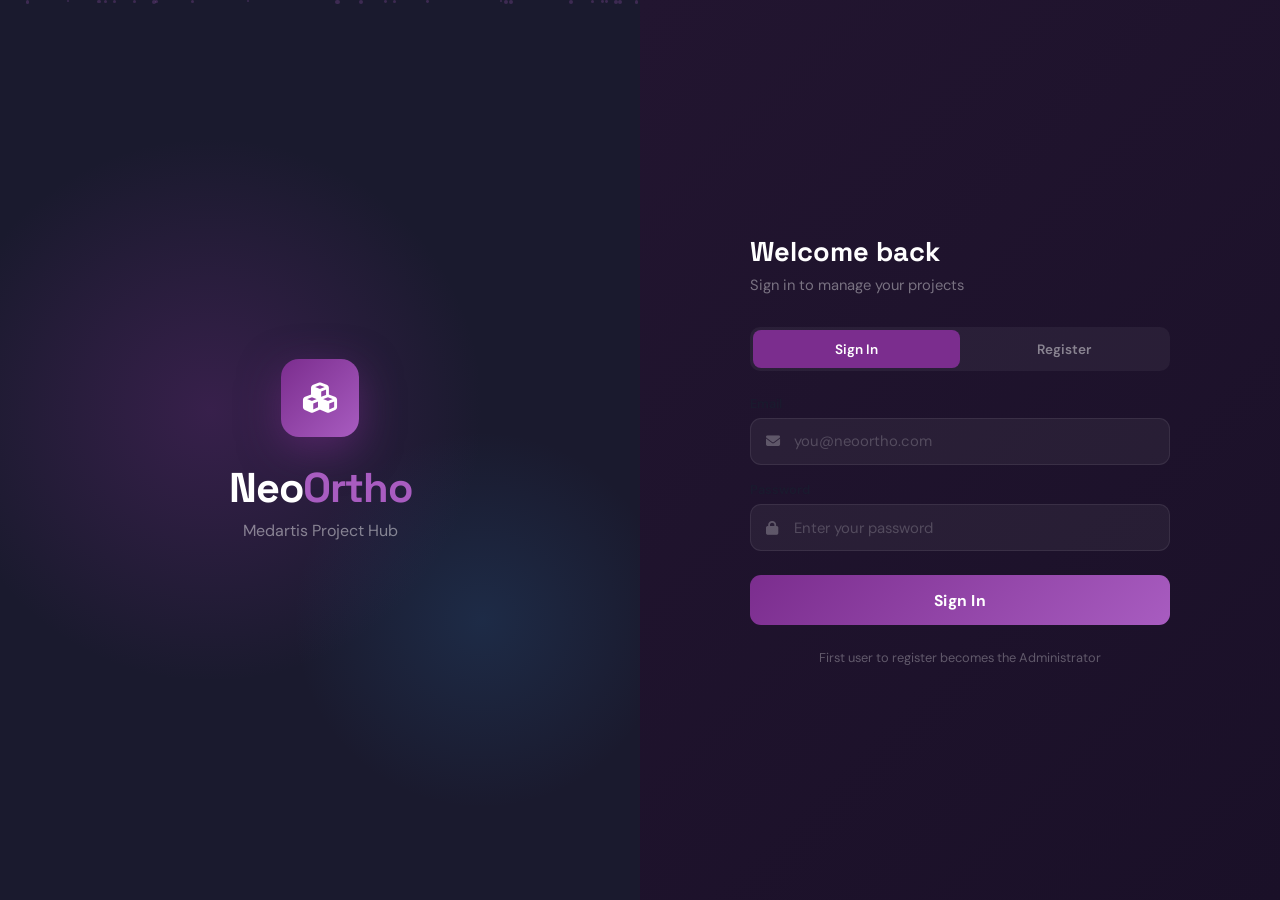
<file: index.html>
<!DOCTYPE html>
<html lang="en">
<head>
    <meta charset="UTF-8">
    <meta name="viewport" content="width=device-width, initial-scale=1.0">
    <title>NeoOrtho Medartis - Project Hub</title>
    <link rel="stylesheet" href="libs/fonts/dm-sans.css">
    <link rel="stylesheet" href="libs/fonts/space-grotesk.css">
    <link rel="stylesheet" href="libs/css/font-awesome-6.5.0.min.css">
    <link rel="stylesheet" href="shared.css">
    <script src="shared.js"></script>
    <style>
        :root{--neo-purple:#7B2D8E;--neo-purple-dark:#5A1F6B;--neo-purple-deep:#3D1550;--neo-purple-light:#A85CC0;--neo-purple-pale:#F0E4F5;--neo-blue:#1A3E6B;--neo-blue-light:#2B6FA8;--neo-blue-pale:#E8F0F8;--neo-gray-900:#1A1A2E;--neo-gray-800:#2D2D3D;--neo-gray-700:#44445A;--neo-gray-600:#6B6B80;--neo-gray-400:#A0A0B0;--neo-gray-200:#E0E0E8;--neo-gray-100:#EDEDF2;--neo-gray-50:#F7F7FA;--neo-bg:#F4F4F8;--neo-card:#FFFFFF;--neo-text:#1A1A2E;--neo-text-muted:#6B6B80;--neo-border:#E0E0E8;--neo-success:#28A745;--neo-warning:#F0AD4E;--neo-danger:#DC3545;--neo-sidebar-bg:#1A1028;--neo-sidebar-hover:#2A1D3A}
        *{margin:0;padding:0;box-sizing:border-box}
        body{font-family:'DM Sans',sans-serif;background:var(--neo-bg);color:var(--neo-text);overflow-x:hidden}
        #loadingScreen{position:fixed;inset:0;z-index:99999;background:var(--neo-purple-deep);display:flex;flex-direction:column;align-items:center;justify-content:center;transition:opacity .5s}
        #loadingScreen.hide{opacity:0;pointer-events:none}
        .loader-ring{width:50px;height:50px;border:3px solid rgba(255,255,255,.15);border-top-color:var(--neo-purple-light);border-radius:50%;animation:spin .8s linear infinite}
        @keyframes spin{to{transform:rotate(360deg)}}
        .loader-text{color:rgba(255,255,255,.5);margin-top:1rem;font-size:.9rem;font-weight:500}
        #loginScreen{position:fixed;inset:0;z-index:9999;display:none;background:var(--neo-gray-900);transition:opacity .6s,transform .6s}
        #loginScreen.visible{display:flex}
        #loginScreen.hidden{opacity:0;transform:scale(1.05);pointer-events:none}
        .login-left{flex:1;display:flex;flex-direction:column;justify-content:center;align-items:center;position:relative;overflow:hidden;padding:3rem}
        .login-left::before{content:'';position:absolute;width:550px;height:550px;border-radius:50%;background:radial-gradient(circle,rgba(123,45,142,.3) 0%,transparent 70%);top:15%;left:-10%;animation:blobF 8s ease-in-out infinite}
        .login-left::after{content:'';position:absolute;width:380px;height:380px;border-radius:50%;background:radial-gradient(circle,rgba(43,111,168,.2) 0%,transparent 70%);bottom:10%;right:-5%;animation:blobF 10s ease-in-out infinite reverse}
        @keyframes blobF{0%,100%{transform:translate(0,0) scale(1)}33%{transform:translate(25px,-18px) scale(1.05)}66%{transform:translate(-18px,12px) scale(.95)}}
        .login-brand{position:relative;z-index:1;text-align:center}
        .login-brand .logo-icon{width:78px;height:78px;background:linear-gradient(135deg,var(--neo-purple),var(--neo-purple-light));border-radius:18px;display:flex;align-items:center;justify-content:center;margin:0 auto 1.5rem;font-size:1.9rem;color:#fff;box-shadow:0 12px 40px rgba(123,45,142,.5)}
        .login-brand h1{font-family:'Space Grotesk',sans-serif;font-size:2.6rem;font-weight:700;color:#fff;letter-spacing:-1px}
        .login-brand h1 span{color:var(--neo-purple-light)}
        .login-brand p{color:rgba(255,255,255,.45);margin-top:.4rem;font-size:1rem}
        .login-particles{position:absolute;inset:0;overflow:hidden;pointer-events:none}
        .login-particles span{position:absolute;width:3px;height:3px;background:var(--neo-purple-light);border-radius:50%;opacity:.25;animation:pF linear infinite}
        @keyframes pF{0%{transform:translateY(100vh);opacity:0}10%{opacity:.25}90%{opacity:.25}100%{transform:translateY(-10vh);opacity:0}}
        .login-right{flex:1;display:flex;align-items:center;justify-content:center;padding:3rem;background:linear-gradient(135deg,#221530,#1A1028)}
        .login-form-container{width:100%;max-width:420px}
        .login-form-container h2{font-family:'Space Grotesk',sans-serif;font-size:1.7rem;font-weight:700;color:#fff;margin-bottom:.4rem}
        .login-form-container .subtitle{color:rgba(255,255,255,.4);font-size:.92rem;margin-bottom:2rem}
        .auth-tabs{display:flex;gap:0;margin-bottom:1.5rem;background:rgba(255,255,255,.05);border-radius:10px;padding:3px}
        .auth-tab{flex:1;padding:.65rem;text-align:center;border-radius:8px;font-size:.85rem;font-weight:600;color:rgba(255,255,255,.45);cursor:pointer;transition:all .25s}
        .auth-tab.active{background:var(--neo-purple);color:#fff}
        .input-wrapper{position:relative}
        .input-wrapper i{position:absolute;left:1rem;top:50%;transform:translateY(-50%);color:rgba(255,255,255,.25);font-size:.88rem}
        .form-group input{width:100%;padding:.8rem 1rem .8rem 2.7rem;background:rgba(255,255,255,.05);border:1.5px solid rgba(255,255,255,.08);border-radius:11px;color:#fff;font-size:.93rem;font-family:'DM Sans',sans-serif;transition:all .3s;outline:none}
        .form-group input:focus{border-color:var(--neo-purple);background:rgba(123,45,142,.08);box-shadow:0 0 0 3px rgba(123,45,142,.15)}
        .form-group input::placeholder{color:rgba(255,255,255,.2)}
        .auth-btn{width:100%;padding:.9rem;background:linear-gradient(135deg,var(--neo-purple),var(--neo-purple-light));border:none;border-radius:11px;color:#fff;font-size:.98rem;font-weight:700;font-family:'DM Sans',sans-serif;cursor:pointer;transition:all .3s;margin-top:.5rem;letter-spacing:.3px}
        .auth-btn:hover{transform:translateY(-2px);box-shadow:0 8px 30px rgba(123,45,142,.45)}
        .auth-btn:active{transform:translateY(0)}
        .auth-btn:disabled{opacity:.6;cursor:not-allowed;transform:none!important;box-shadow:none!important}
        .auth-error{background:rgba(220,53,69,.12);border:1px solid rgba(220,53,69,.3);color:#F08070;padding:.7rem 1rem;border-radius:10px;font-size:.83rem;margin-bottom:1rem;display:none;align-items:center;gap:.5rem;flex-wrap:wrap}
        .auth-error.show{display:flex}
        .auth-success{background:rgba(40,167,69,.12);border:1px solid rgba(40,167,69,.3);color:#50C878;padding:.7rem 1rem;border-radius:10px;font-size:.83rem;margin-bottom:1rem;display:none;align-items:center;gap:.5rem}
        .auth-success.show{display:flex}
        .login-hint{text-align:center;margin-top:1.5rem;color:rgba(255,255,255,.3);font-size:.8rem}
        .login-hint code{background:rgba(255,255,255,.07);padding:2px 7px;border-radius:4px;color:var(--neo-purple-light);font-size:.78rem}
        .password-strength{height:3px;border-radius:2px;margin-top:.4rem;background:rgba(255,255,255,.08);overflow:hidden}
        .password-strength .bar{height:100%;width:0;transition:all .3s;border-radius:2px}
        .password-strength .bar.weak{width:33%;background:var(--neo-danger)}
        .password-strength .bar.medium{width:66%;background:var(--neo-warning)}
        .password-strength .bar.strong{width:100%;background:var(--neo-success)}
        .admin-badge{display:inline-flex;align-items:center;gap:3px;background:rgba(123,45,142,.15);color:var(--neo-purple-light);font-size:.65rem;font-weight:700;padding:2px 7px;border-radius:4px;text-transform:uppercase;letter-spacing:.5px}
        #appScreen{display:none;min-height:100vh}
        #appScreen.active{display:flex}
        .sidebar{width:255px;min-height:100vh;background:var(--neo-sidebar-bg);display:flex;flex-direction:column;position:fixed;left:0;top:0;bottom:0;z-index:100;transition:transform .3s}
        .sidebar-brand{padding:1.4rem 1.2rem;display:flex;align-items:center;gap:.7rem;border-bottom:1px solid rgba(255,255,255,.05)}
        .sidebar-brand .s-logo{width:38px;height:38px;background:linear-gradient(135deg,var(--neo-purple),var(--neo-purple-light));border-radius:10px;display:flex;align-items:center;justify-content:center;color:#fff;font-size:1rem;flex-shrink:0}
        .sidebar-brand span{font-family:'Space Grotesk',sans-serif;font-weight:700;color:#fff;font-size:1.1rem}
        .sidebar-brand small{display:block;color:rgba(255,255,255,.3);font-size:.67rem;font-weight:400;letter-spacing:.5px;text-transform:uppercase}
        .sidebar-nav{flex:1;padding:.8rem .65rem;overflow-y:auto}
        .nav-label{font-size:.65rem;font-weight:700;color:rgba(255,255,255,.2);text-transform:uppercase;letter-spacing:1.2px;padding:.9rem .75rem .4rem}
        .nav-item{display:flex;align-items:center;gap:.7rem;padding:.65rem .8rem;border-radius:9px;color:rgba(255,255,255,.5);cursor:pointer;transition:all .2s;font-size:.88rem;font-weight:500;margin-bottom:2px;position:relative}
        .nav-item:hover{background:var(--neo-sidebar-hover);color:rgba(255,255,255,.8)}
        .nav-item.active{background:rgba(123,45,142,.2);color:var(--neo-purple-light)}
        .nav-item.active::before{content:'';position:absolute;left:0;top:50%;transform:translateY(-50%);width:3px;height:55%;background:var(--neo-purple-light);border-radius:0 3px 3px 0}
        .nav-item i{width:18px;text-align:center;font-size:.9rem}
        .nav-item .badge{margin-left:auto;background:var(--neo-purple);color:#fff;font-size:.67rem;font-weight:700;padding:2px 6px;border-radius:20px;min-width:18px;text-align:center}
        .nav-item.ext-link{border:1px solid rgba(123,45,142,.15);margin-bottom:3px}
        .nav-item.ext-link:hover{border-color:var(--neo-purple);background:rgba(123,45,142,.08)}
        .nav-item.ext-link i{color:var(--neo-purple-light)}
        .sidebar-footer{padding:.8rem .65rem;border-top:1px solid rgba(255,255,255,.05)}
        .sidebar-user{display:flex;align-items:center;gap:.6rem;padding:.6rem .7rem;border-radius:9px;cursor:pointer;transition:background .2s}
        .sidebar-user:hover{background:var(--neo-sidebar-hover)}
        .sidebar-user .avatar{width:34px;height:34px;border-radius:9px;background:linear-gradient(135deg,var(--neo-purple),var(--neo-blue-light));display:flex;align-items:center;justify-content:center;color:#fff;font-weight:700;font-size:.8rem;flex-shrink:0}
        .sidebar-user .user-info{flex:1;min-width:0}
        .sidebar-user .user-info .name{color:#fff;font-size:.82rem;font-weight:600;white-space:nowrap;overflow:hidden;text-overflow:ellipsis}
        .sidebar-user .user-info .role{color:rgba(255,255,255,.3);font-size:.7rem}
        .sidebar-user .logout-btn{color:rgba(255,255,255,.25);cursor:pointer;padding:5px;border-radius:6px;transition:all .2s}
        .sidebar-user .logout-btn:hover{color:var(--neo-danger);background:rgba(220,53,69,.1)}
        .main-content{flex:1;margin-left:255px;min-height:100vh}
        .topbar{background:var(--neo-card);border-bottom:1px solid var(--neo-border);padding:.8rem 1.8rem;display:flex;align-items:center;gap:.8rem;position:sticky;top:0;z-index:50}
        .topbar-search{flex:1;max-width:400px;position:relative}
        .topbar-search input{width:100%;padding:.6rem 1rem .6rem 2.4rem;background:var(--neo-gray-50);border:1.5px solid transparent;border-radius:9px;font-size:.86rem;font-family:'DM Sans',sans-serif;color:var(--neo-text);outline:none;transition:all .3s}
        .topbar-search input:focus{border-color:var(--neo-purple);background:#fff;box-shadow:0 0 0 3px rgba(123,45,142,.08)}
        .topbar-search i{position:absolute;left:.8rem;top:50%;transform:translateY(-50%);color:var(--neo-gray-400);font-size:.82rem}
        .topbar-actions{display:flex;align-items:center;gap:.45rem;margin-left:auto}
        .topbar-btn{width:38px;height:38px;border-radius:9px;border:none;background:var(--neo-gray-50);color:var(--neo-gray-600);cursor:pointer;display:flex;align-items:center;justify-content:center;font-size:.95rem;transition:all .2s;position:relative}
        .topbar-btn:hover{background:var(--neo-gray-100);color:var(--neo-purple)}
        .topbar-btn .notif-dot{position:absolute;top:7px;right:7px;width:7px;height:7px;background:var(--neo-purple);border-radius:50%;border:2px solid var(--neo-card)}
        .btn-primary{font-family:'DM Sans',sans-serif}
        .btn-secondary{font-family:'DM Sans',sans-serif}
        .btn-danger{font-family:'DM Sans',sans-serif}
        .page-content{padding:1.8rem}
        .page-header{margin-bottom:1.8rem}
        .page-header h2{font-family:'Space Grotesk',sans-serif;font-size:1.7rem;font-weight:700;color:var(--neo-text);margin-bottom:.25rem}
        .page-header p{color:var(--neo-text-muted);font-size:.92rem}
        .stats-grid{display:grid;grid-template-columns:repeat(4,1fr);gap:1.15rem;margin-bottom:1.8rem}
        .stat-card{background:var(--neo-card);border-radius:13px;padding:1.25rem;border:1px solid var(--neo-border);transition:all .3s;position:relative;overflow:hidden}
        .stat-card::after{content:'';position:absolute;top:0;left:0;right:0;height:3px;background:linear-gradient(90deg,var(--neo-purple),var(--neo-purple-light));opacity:0;transition:opacity .3s}
        .stat-card:hover{transform:translateY(-3px);box-shadow:0 8px 28px rgba(26,26,46,.07)}
        .stat-card:hover::after{opacity:1}
        .stat-icon{width:42px;height:42px;border-radius:11px;display:flex;align-items:center;justify-content:center;font-size:1rem;margin-bottom:.8rem}
        .stat-value{font-family:'Space Grotesk',sans-serif;font-size:1.75rem;font-weight:700;color:var(--neo-text);line-height:1}
        .stat-label{font-size:.8rem;color:var(--neo-text-muted);margin-top:.25rem}
        .filter-bar{display:flex;align-items:center;gap:.4rem;margin-bottom:1.4rem;flex-wrap:wrap}
        .filter-tab{padding:.45rem 1rem;border-radius:7px;border:1.5px solid var(--neo-border);background:var(--neo-card);color:var(--neo-gray-600);font-size:.83rem;font-weight:500;font-family:'DM Sans',sans-serif;cursor:pointer;transition:all .2s}
        .filter-tab:hover{border-color:var(--neo-purple);color:var(--neo-purple)}
        .filter-tab.active{background:var(--neo-purple);border-color:var(--neo-purple);color:#fff}
        .projects-grid{display:grid;grid-template-columns:repeat(auto-fill,minmax(330px,1fr));gap:1.15rem}
        .project-card{background:var(--neo-card);border-radius:13px;border:1px solid var(--neo-border);overflow:hidden;transition:all .35s;cursor:pointer;position:relative}
        .project-card:hover{transform:translateY(-4px);box-shadow:0 12px 36px rgba(26,26,46,.09);border-color:var(--neo-purple)}
        .project-card-cover{height:150px;background-size:cover;background-position:center;position:relative}
        .project-card-cover::after{content:'';position:absolute;inset:0;background:linear-gradient(to top,rgba(26,16,40,.65),transparent 55%)}
        .status-badge{position:absolute;top:10px;right:10px;z-index:2;padding:3px 9px;border-radius:5px;font-size:.7rem;font-weight:700;text-transform:uppercase;letter-spacing:.4px}
        .status-badge.active{background:rgba(40,167,69,.9);color:#fff}
        .status-badge.paused{background:rgba(240,173,78,.9);color:#333}
        .status-badge.completed{background:rgba(43,111,168,.9);color:#fff}
        .status-badge.draft{background:rgba(255,255,255,.85);color:var(--neo-text)}
        .project-card-body{padding:1.1rem 1.15rem 1.15rem}
        .project-category{font-size:.7rem;font-weight:700;text-transform:uppercase;letter-spacing:.8px;color:var(--neo-purple);margin-bottom:.3rem}
        .project-card-body h3{font-family:'Space Grotesk',sans-serif;font-size:1.08rem;font-weight:700;color:var(--neo-text);margin-bottom:.35rem;line-height:1.3}
        .project-desc{font-size:.83rem;color:var(--neo-text-muted);line-height:1.5;margin-bottom:.9rem;display:-webkit-box;-webkit-line-clamp:2;-webkit-box-orient:vertical;overflow:hidden}
        .project-card-footer{display:flex;align-items:center;justify-content:space-between;padding-top:.8rem;border-top:1px solid var(--neo-border)}
        .project-avatars{display:flex}
        .p-avatar{width:28px;height:28px;border-radius:7px;border:2px solid var(--neo-card);margin-right:-7px;display:flex;align-items:center;justify-content:center;font-size:.6rem;font-weight:700;color:#fff}
        .p-avatar.more{background:var(--neo-gray-100);color:var(--neo-gray-600)}
        .project-date{font-size:.76rem;color:var(--neo-text-muted)}
        .project-card-actions{position:absolute;top:10px;left:10px;z-index:2;display:flex;gap:5px;opacity:0;transition:opacity .25s}
        .project-card:hover .project-card-actions{opacity:1}
        .card-act-btn{width:30px;height:30px;border-radius:7px;border:none;background:rgba(0,0,0,.45);backdrop-filter:blur(6px);color:#fff;cursor:pointer;display:flex;align-items:center;justify-content:center;font-size:.75rem;transition:all .2s}
        .card-act-btn:hover{background:var(--neo-purple)}
        .card-act-btn.del:hover{background:var(--neo-danger)}
        .people-grid{display:grid;grid-template-columns:repeat(auto-fill,minmax(270px,1fr));gap:1.15rem}
        .people-card{background:var(--neo-card);border-radius:13px;border:1px solid var(--neo-border);padding:1.4rem;text-align:center;transition:all .3s}
        .people-card:hover{transform:translateY(-3px);box-shadow:0 8px 28px rgba(26,26,46,.07)}
        .p-big-avatar{width:60px;height:60px;border-radius:14px;margin:0 auto .9rem;display:flex;align-items:center;justify-content:center;font-size:1.3rem;font-weight:700;color:#fff}
        .people-card h4{font-family:'Space Grotesk',sans-serif;font-size:1rem;font-weight:700;color:var(--neo-text);margin-bottom:.1rem}
        .people-card .p-email{font-size:.8rem;color:var(--neo-text-muted);margin-bottom:.7rem}
        .p-role-badge{display:inline-block;padding:3px 11px;border-radius:5px;font-size:.7rem;font-weight:700;text-transform:uppercase;letter-spacing:.4px;margin-bottom:.9rem}
        .p-role-badge.admin{background:rgba(123,45,142,.1);color:var(--neo-purple)}
        .p-role-badge.editor{background:rgba(43,111,168,.1);color:var(--neo-blue-light)}
        .p-role-badge.viewer{background:rgba(107,107,128,.1);color:var(--neo-gray-600)}
        .people-card .p-count{font-size:.78rem;color:var(--neo-text-muted)}
        .people-card .p-count strong{color:var(--neo-text)}
        .modal-header h3{font-family:'Space Grotesk',sans-serif}
        .mf-group{font-family:'DM Sans',sans-serif}
        .mf-group input,.mf-group select,.mf-group textarea{font-family:'DM Sans',sans-serif}
        .mf-row{display:grid;grid-template-columns:1fr 1fr;gap:.9rem}
        .perm-title{font-size:.8rem;font-weight:600;color:var(--neo-text);margin-bottom:.55rem;display:flex;align-items:center;gap:.35rem}
        .perm-title i{color:var(--neo-purple);font-size:.82rem}
        .perm-list{display:flex;flex-direction:column;gap:.45rem}
        .perm-item{display:flex;align-items:center;gap:.65rem;padding:.55rem .75rem;background:var(--neo-gray-50);border-radius:9px;border:1px solid var(--neo-border);transition:all .2s}
        .perm-item:hover{border-color:var(--neo-purple)}
        .perm-av{width:30px;height:30px;border-radius:7px;display:flex;align-items:center;justify-content:center;font-size:.68rem;font-weight:700;color:#fff;flex-shrink:0}
        .perm-nm{flex:1;font-size:.85rem;font-weight:500}
        .perm-sel{padding:.3rem .55rem;border:1.5px solid var(--neo-border);border-radius:6px;font-size:.76rem;font-family:'DM Sans',sans-serif;color:var(--neo-text);background:#fff;outline:none;cursor:pointer}
        .perm-sel:focus{border-color:var(--neo-purple)}
        .perm-rm{width:26px;height:26px;border-radius:6px;border:none;background:transparent;color:var(--neo-gray-400);cursor:pointer;display:flex;align-items:center;justify-content:center;font-size:.72rem;transition:all .2s}
        .perm-rm:hover{background:rgba(220,53,69,.1);color:var(--neo-danger)}
        .add-perm-btn{display:flex;align-items:center;gap:.45rem;padding:.5rem .8rem;border:1.5px dashed var(--neo-border);border-radius:9px;background:transparent;color:var(--neo-gray-600);font-size:.8rem;font-family:'DM Sans',sans-serif;cursor:pointer;transition:all .2s;margin-top:.45rem;width:100%;justify-content:center}
        .add-perm-btn:hover{border-color:var(--neo-purple);color:var(--neo-purple);background:rgba(123,45,142,.03)}
        .dd-menu{position:absolute;bottom:calc(100% + 5px);left:0;min-width:210px;background:var(--neo-card);border:1px solid var(--neo-border);border-radius:11px;box-shadow:0 10px 35px rgba(0,0,0,.14);z-index:10;display:none;overflow:hidden}
        .dd-menu.show{display:block;animation:mSU .2s ease}
        .dd-search{padding:.5rem;border-bottom:1px solid var(--neo-border)}
        .dd-search input{width:100%;padding:.45rem .6rem;border:1px solid var(--neo-border);border-radius:6px;font-size:.8rem;font-family:'DM Sans',sans-serif;outline:none}
        .dd-search input:focus{border-color:var(--neo-purple)}
        .dd-item{display:flex;align-items:center;gap:.55rem;padding:.55rem .8rem;cursor:pointer;transition:background .15s;font-size:.83rem}
        .dd-item:hover{background:var(--neo-gray-50)}
        .dd-av{width:26px;height:26px;border-radius:6px;display:flex;align-items:center;justify-content:center;font-size:.6rem;font-weight:700;color:#fff;flex-shrink:0}
        .confirm-dialog{text-align:center;padding:.8rem 0}
        .confirm-dialog i{font-size:2.3rem;color:var(--neo-danger);margin-bottom:.9rem}
        .confirm-dialog h4{font-family:'Space Grotesk',sans-serif;font-size:1.1rem;font-weight:700;margin-bottom:.4rem}
        .confirm-dialog p{color:var(--neo-text-muted);font-size:.88rem;margin-bottom:1.3rem}
        .confirm-actions{display:flex;gap:.65rem;justify-content:center}
        .empty-state{text-align:center;padding:3.5rem 2rem;grid-column:1/-1}
        .empty-state i{font-size:2.8rem;color:var(--neo-gray-200);margin-bottom:.9rem}
        .empty-state h3{font-family:'Space Grotesk',sans-serif;font-size:1.15rem;font-weight:700;color:var(--neo-text);margin-bottom:.35rem}
        .empty-state p{color:var(--neo-text-muted);font-size:.88rem}
        .sync-ind{display:inline-flex;align-items:center;gap:.3rem;font-size:.68rem;color:rgba(255,255,255,.25);margin-left:.4rem}
        .sync-dot{width:5px;height:5px;border-radius:50%;background:var(--neo-success);animation:pls 2s ease-in-out infinite}
        @keyframes pls{0%,100%{opacity:1}50%{opacity:.3}}
        .hub-section-title{font-family:'Space Grotesk',sans-serif;font-size:1.15rem;font-weight:700;color:var(--neo-text);margin-top:2rem;margin-bottom:.3rem;display:flex;align-items:center;gap:.5rem}
        .hub-section-title i{color:var(--neo-purple);font-size:.95rem}
        .hub-grid{display:grid;grid-template-columns:repeat(auto-fill,minmax(280px,1fr));gap:1.15rem;margin-top:1rem}
        .hub-card{background:var(--neo-card);border-radius:13px;border:1px solid var(--neo-border);padding:1.4rem;transition:all .3s;cursor:pointer;position:relative;overflow:hidden;text-decoration:none;display:block}
        .hub-card:hover{transform:translateY(-4px);box-shadow:0 12px 36px rgba(26,26,46,.09);border-color:var(--neo-purple)}
        .hub-card-icon{width:48px;height:48px;border-radius:12px;display:flex;align-items:center;justify-content:center;font-size:1.2rem;margin-bottom:.9rem;color:#fff}
        .hub-card h4{font-family:'Space Grotesk',sans-serif;font-size:1.05rem;font-weight:700;color:var(--neo-text);margin-bottom:.3rem}
        .hub-card p{font-size:.82rem;color:var(--neo-text-muted);line-height:1.5;margin-bottom:.8rem}
        .hub-card .hub-link{display:inline-flex;align-items:center;gap:.4rem;font-size:.82rem;font-weight:600;color:var(--neo-purple);transition:all .2s}
        .hub-card:hover .hub-link{gap:.6rem}
        .page-section{display:none}
        .page-section.active{display:block}
        .mobile-menu-btn{display:none!important}
        .cover-preview{height:100px;border-radius:8px;background-size:cover;background-position:center;background-color:var(--neo-gray-100);border:1px solid var(--neo-border);display:flex;align-items:center;justify-content:center;overflow:hidden;transition:all .2s}
        .cover-preview.has-image{height:120px}
        .cover-preview img{width:100%;height:100%;object-fit:cover}
        .admin-panel{background:var(--neo-card);border-radius:13px;border:1px solid var(--neo-border);overflow:hidden}
        .admin-panel-header{padding:1.15rem 1.4rem;border-bottom:1px solid var(--neo-border);display:flex;align-items:center;justify-content:space-between;flex-wrap:wrap;gap:.8rem}
        .admin-panel-header h3{font-family:'Space Grotesk',sans-serif;font-size:1.1rem;font-weight:700;display:flex;align-items:center;gap:.5rem}
        .admin-panel-header h3 i{color:var(--neo-purple)}
        .admin-search{flex:1;max-width:300px;position:relative}
        .admin-search input{width:100%;padding:.5rem .8rem .5rem 2.2rem;border:1.5px solid var(--neo-border);border-radius:8px;font-size:.84rem;font-family:'DM Sans',sans-serif;outline:none;transition:all .2s}
        .admin-search input:focus{border-color:var(--neo-purple);box-shadow:0 0 0 3px rgba(123,45,142,.08)}
        .admin-search i{position:absolute;left:.7rem;top:50%;transform:translateY(-50%);color:var(--neo-gray-400);font-size:.8rem}
        .admin-table{width:100%;border-collapse:collapse}
        .admin-table th{text-align:left;padding:.7rem 1rem;font-size:.72rem;font-weight:700;text-transform:uppercase;letter-spacing:.7px;color:var(--neo-text-muted);border-bottom:1px solid var(--neo-border);background:var(--neo-gray-50)}
        .admin-table td{padding:.85rem 1rem;border-bottom:1px solid var(--neo-border);font-size:.86rem;vertical-align:middle}
        .admin-table tr:last-child td{border-bottom:none}
        .admin-table tr:hover{background:var(--neo-gray-50)}
        .admin-user-cell{display:flex;align-items:center;gap:.65rem}
        .admin-user-av{width:34px;height:34px;border-radius:8px;display:flex;align-items:center;justify-content:center;font-size:.75rem;font-weight:700;color:#fff;flex-shrink:0}
        .admin-user-info{display:flex;flex-direction:column}
        .admin-user-info .name{font-weight:600;color:var(--neo-text)}
        .admin-user-info .email{font-size:.76rem;color:var(--neo-text-muted)}
        .role-select{padding:.35rem .65rem;border:1.5px solid var(--neo-border);border-radius:6px;font-size:.78rem;font-family:'DM Sans',sans-serif;background:#fff;outline:none;cursor:pointer;transition:all .2s}
        .role-select:focus{border-color:var(--neo-purple)}
        .admin-actions-cell{display:flex;gap:.35rem}
        .admin-act-btn{width:30px;height:30px;border-radius:7px;border:none;background:var(--neo-gray-50);color:var(--neo-gray-600);cursor:pointer;display:flex;align-items:center;justify-content:center;font-size:.78rem;transition:all .2s}
        .admin-act-btn:hover{background:var(--neo-gray-100);color:var(--neo-purple)}
        .admin-act-btn.danger:hover{background:rgba(220,53,69,.1);color:var(--neo-danger)}
        .admin-panel-footer{padding:.9rem 1.4rem;border-top:1px solid var(--neo-border);display:flex;align-items:center;justify-content:space-between;font-size:.8rem;color:var(--neo-text-muted)}
        @media(max-width:1024px){.stats-grid{grid-template-columns:repeat(2,1fr)}}
        @media(max-width:768px){
            .login-left{display:none}
            .sidebar{transform:translateX(-100%)}
            .sidebar.mobile-open{transform:translateX(0)}
            .main-content{margin-left:0}
            .stats-grid{grid-template-columns:1fr 1fr}
            .projects-grid,.hub-grid{grid-template-columns:1fr}
            .mf-row{grid-template-columns:1fr}
            .topbar{padding:.8rem 1rem}
            .page-content{padding:1.15rem}
            .mobile-menu-btn{display:flex!important}
        }
    </style>
</head>
<body>
<div id="loadingScreen"><div class="loader-ring"></div><div class="loader-text">Connecting to database...</div></div>
<div id="loginScreen">
    <div class="login-left">
        <div class="login-particles" id="loginParticles"></div>
        <div class="login-brand">
            <div class="logo-icon"><i class="fas fa-cubes"></i></div>
            <h1>Neo<span>Ortho</span></h1>
            <p>Medartis Project Hub</p>
        </div>
    </div>
    <div class="login-right">
        <div class="login-form-container">
            <h2 id="authTitle">Welcome back</h2>
            <p class="subtitle" id="authSubtitle">Sign in to manage your projects</p>
            <div class="auth-tabs">
                <div class="auth-tab active" id="tabLogin" onclick="switchAuthTab('login')">Sign In</div>
                <div class="auth-tab" id="tabRegister" onclick="switchAuthTab('register')">Register</div>
            </div>
            <div class="auth-error" id="authError"><i class="fas fa-exclamation-circle"></i><span id="authErrorMsg">Invalid credentials. Try again.</span></div>
            <div class="auth-success" id="authSuccess"><i class="fas fa-check-circle"></i><span id="authSuccessMsg">Account created successfully!</span></div>
            <form id="loginForm" onsubmit="handleLogin(event)">
                <div class="form-group"><label>Email</label><div class="input-wrapper"><i class="fas fa-envelope"></i><input type="email" id="loginEmail" placeholder="you@neoortho.com" autocomplete="email" required></div></div>
                <div class="form-group"><label>Password</label><div class="input-wrapper"><i class="fas fa-lock"></i><input type="password" id="loginPassword" placeholder="Enter your password" autocomplete="current-password" required></div></div>
                <button type="submit" class="auth-btn" id="loginBtn">Sign In</button>
            </form>
            <form id="registerForm" style="display:none" onsubmit="handleRegister(event)">
                <div class="form-group"><label>Full Name</label><div class="input-wrapper"><i class="fas fa-user"></i><input type="text" id="regName" placeholder="Your full name" required></div></div>
                <div class="form-group"><label>Email</label><div class="input-wrapper"><i class="fas fa-envelope"></i><input type="email" id="regEmail" placeholder="you@neoortho.com" required></div></div>
                <div class="form-group"><label>Password</label><div class="input-wrapper"><i class="fas fa-lock"></i><input type="password" id="regPassword" placeholder="Min 6 characters" minlength="6" required oninput="checkPasswordStrength(this.value)"></div><div class="password-strength"><div class="bar" id="pwStrengthBar"></div></div></div>
                <div class="form-group"><label>Confirm Password</label><div class="input-wrapper"><i class="fas fa-lock"></i><input type="password" id="regPassword2" placeholder="Repeat password" required></div></div>
                <button type="submit" class="auth-btn" id="regBtn">Create Account</button>
            </form>
            <p class="login-hint" id="authHint">First user to register becomes the Administrator</p>
        </div>
    </div>
</div>
<div id="appScreen">
    <aside class="sidebar" id="sidebar">
        <div class="sidebar-brand"><div class="s-logo"><i class="fas fa-cubes"></i></div><div><span>NeoOrtho</span><small>Medartis Hub</small></div></div>
        <nav class="sidebar-nav">
            <div class="nav-label">Main</div>
            <div class="nav-item active" data-page="dashboard" onclick="switchPage('dashboard')"><i class="fas fa-th-large"></i> Dashboard</div>
            <div class="nav-item" data-page="projects" onclick="switchPage('projects')"><i class="fas fa-folder-open"></i> All Projects <span class="badge" id="projectCount">0</span></div>
            <div class="nav-item" data-page="people" onclick="switchPage('people')"><i class="fas fa-users"></i> People</div>
            <div class="nav-label">Quick Filters</div>
            <div class="nav-item" data-page="active" onclick="filterByStatus('active')"><i class="fas fa-bolt"></i> Active</div>
            <div class="nav-item" data-page="paused" onclick="filterByStatus('paused')"><i class="fas fa-pause-circle"></i> Paused</div>
            <div class="nav-item" data-page="completed" onclick="filterByStatus('completed')"><i class="fas fa-check-circle"></i> Completed</div>
            <div class="nav-item" data-page="draft" onclick="filterByStatus('draft')"><i class="fas fa-pencil-alt"></i> Drafts</div>
            <div class="nav-label">Administration</div>
            <div class="nav-item" data-page="users" onclick="switchPage('users')" id="navUsers" style="display:none"><i class="fas fa-user-shield"></i> User Management</div>
            <div class="nav-label">Project Hubs</div>
            <a class="nav-item ext-link" href="https://planprogram.github.io/Events_NeoOrtho_Medartis/Essential.html" target="_blank"><i class="fas fa-graduation-cap"></i> Curso Essential</a>
            <a class="nav-item ext-link" href="https://planprogram.github.io/Events_NeoOrtho_Medartis/Gantt%20-%20Steps2Walk%20v3.html" target="_blank"><i class="fas fa-chart-gantt"></i> Steps2Walk Gantt</a>
            <a class="nav-item ext-link" href="https://planprogram.github.io/Events_NeoOrtho_Medartis/EAD%20-%20NeoOrtho.html" target="_blank"><i class="fas fa-laptop-code"></i> EAD NeoOrtho</a>
            <a class="nav-item ext-link" href="https://planprogram.github.io/Events_NeoOrtho_Medartis/Cadaver%20Lab%20IBRA%20%28Apoio%20Medartis%29%20Foot%20and%20Ankle%20-%20Gest%C3%A3o%20de%20Projetos.html" target="_blank"><i class="fas fa-bone"></i> Cadaver Lab Foot & Ankle</a>
            <a class="nav-item ext-link" href="https://planprogram.github.io/Events_NeoOrtho_Medartis/Template%20Step%20by%20Step.html" target="_blank"><i class="fas fa-list-ol"></i> Template Step by Step</a>
        </nav>
        <div class="sidebar-footer">
            <div class="sidebar-user">
                <div class="avatar" id="sidebarAvatar">AD</div>
                <div class="user-info"><div class="name" id="sidebarName">Admin</div><div class="role" id="sidebarRole">Administrator <span class="sync-ind"><span class="sync-dot"></span> synced</span></div></div>
                <div class="logout-btn" onclick="logout()" title="Sign Out"><i class="fas fa-sign-out-alt"></i></div>
            </div>
        </div>
    </aside>
    <main class="main-content">
        <header class="topbar">
            <button class="topbar-btn mobile-menu-btn" onclick="toggleSidebar()"><i class="fas fa-bars"></i></button>
            <div class="topbar-search"><i class="fas fa-search"></i><input type="text" placeholder="Search projects, people..." id="globalSearch" oninput="handleSearch(this.value)"></div>
            <div class="topbar-actions">
                <button class="btn-primary" onclick="openProjectModal()"><i class="fas fa-plus"></i> New Project</button>
                <button class="topbar-btn" title="Notifications"><i class="fas fa-bell"></i><span class="notif-dot"></span></button>
            </div>
        </header>
        <section class="page-section active" id="page-dashboard">
            <div class="page-content">
                <div class="page-header"><h2>Dashboard</h2><p>Overview of all your projects and team activity</p></div>
                <div class="stats-grid" id="statsGrid"></div>
                <div class="filter-bar" id="dashFilters"><button class="filter-tab active" onclick="setFilter('all',this)">All</button><button class="filter-tab" onclick="setFilter('active',this)">Active</button><button class="filter-tab" onclick="setFilter('paused',this)">Paused</button><button class="filter-tab" onclick="setFilter('completed',this)">Completed</button><button class="filter-tab" onclick="setFilter('draft',this)">Draft</button></div>
                <div class="projects-grid" id="dashboardProjects"></div>
                <div class="hub-section-title"><i class="fas fa-external-link-alt"></i> Project Hubs & Tools</div>
                <div class="hub-grid" id="hubGrid"></div>
            </div>
        </section>
        <section class="page-section" id="page-projects"><div class="page-content"><div class="page-header"><h2>All Projects</h2><p>Complete catalog of your projects</p></div><div class="filter-bar" id="allFilters"><button class="filter-tab active" onclick="setFilter('all',this)">All</button><button class="filter-tab" onclick="setFilter('active',this)">Active</button><button class="filter-tab" onclick="setFilter('paused',this)">Paused</button><button class="filter-tab" onclick="setFilter('completed',this)">Completed</button><button class="filter-tab" onclick="setFilter('draft',this)">Draft</button></div><div class="projects-grid" id="allProjects"></div></div></section>
        <section class="page-section" id="page-people"><div class="page-content"><div class="page-header" style="display:flex;align-items:center;justify-content:space-between;flex-wrap:wrap;gap:1rem;"><div><h2>People</h2><p>Manage team members and their project access</p></div><button class="btn-primary" onclick="openPeopleModal()"><i class="fas fa-user-plus"></i> Add Person</button></div><div class="people-grid" id="peopleGrid"></div></div></section>
        <section class="page-section" id="page-active"><div class="page-content"><div class="page-header"><h2>Active Projects</h2><p>Currently in progress</p></div><div class="projects-grid" id="activeProjects"></div></div></section>
        <section class="page-section" id="page-paused"><div class="page-content"><div class="page-header"><h2>Paused Projects</h2><p>Temporarily on hold</p></div><div class="projects-grid" id="pausedProjects"></div></div></section>
        <section class="page-section" id="page-completed"><div class="page-content"><div class="page-header"><h2>Completed Projects</h2><p>Finished projects</p></div><div class="projects-grid" id="completedProjects"></div></div></section>
        <section class="page-section" id="page-draft"><div class="page-content"><div class="page-header"><h2>Draft Projects</h2><p>Still being planned</p></div><div class="projects-grid" id="draftProjects"></div></div></section>
        <section class="page-section" id="page-users">
            <div class="page-content">
                <div class="page-header" style="display:flex;align-items:center;justify-content:space-between;flex-wrap:wrap;gap:1rem;"><div><h2>User Management</h2><p>Manage who can access the platform</p></div><button class="btn-primary" onclick="openUserModal()"><i class="fas fa-user-plus"></i> Add User</button></div>
                <div class="admin-panel">
                    <div class="admin-panel-header">
                        <h3><i class="fas fa-users"></i> System Users</h3>
                        <div class="admin-search"><i class="fas fa-search"></i><input type="text" placeholder="Search users..." id="userSearch" oninput="renderUserTable()"></div>
                    </div>
                    <div style="overflow-x:auto">
                        <table class="admin-table" id="userTable">
                            <thead><tr><th>User</th><th>Email</th><th>Role</th><th>Joined</th><th>Last Login</th><th>Actions</th></tr></thead>
                            <tbody id="userTableBody"></tbody>
                        </table>
                    </div>
                    <div class="admin-panel-footer">
                        <span id="userCountInfo">0 users</span>
                    </div>
                </div>
            </div>
        </section>
    </main>
</div>
<div class="modal-overlay" id="projectModal"><div class="modal"><div class="modal-header"><h3 id="projectModalTitle">New Project</h3><button class="modal-close" onclick="closeModal('projectModal')"><i class="fas fa-times"></i></button></div><div class="modal-body"><form id="projectForm" onsubmit="saveProject(event)"><input type="hidden" id="projectId"><div class="mf-group"><label>Project Name</label><input type="text" id="projectName" placeholder="e.g. 3D Bracket Design v2" required></div><div class="mf-row"><div class="mf-group"><label>Category</label><select id="projectCategory"><option value="Neoortho">Neoortho</option><option value="Medartis">Medartis</option><option value="IBRA">IBRA</option><option value="Outros">Outros</option></select></div><div class="mf-group"><label>Status</label><select id="projectStatus"><option value="active">Active</option><option value="paused">Paused</option><option value="completed">Completed</option><option value="draft">Draft</option></select></div></div><div class="mf-group"><label>Cover Image URL</label><input type="url" id="projectCover" placeholder="https://example.com/image.jpg" oninput="previewCover(this.value)"><div id="coverPreview" class="cover-preview"><i class="fas fa-image" style="color:var(--neo-gray-400);font-size:1.5rem"></i></div></div><div class="mf-group"><label>Description</label><textarea id="projectDesc" placeholder="Brief description..."></textarea></div><div style="margin-top:.3rem"><div class="perm-title"><i class="fas fa-shield-alt"></i> Access & Permissions</div><div class="perm-list" id="permList"></div><div style="position:relative;width:100%" id="addPermWrap"><button type="button" class="add-perm-btn" onclick="togglePermDD()"><i class="fas fa-user-plus"></i> Add person to this project</button><div class="dd-menu" id="permDD"><div class="dd-search"><input type="text" placeholder="Search people..." id="permSearchIn" oninput="filterPermDD(this.value)"></div><div id="permDDList"></div></div></div></div><div class="modal-actions"><button type="button" class="btn-secondary" onclick="closeModal('projectModal')">Cancel</button><button type="submit" class="btn-primary" id="projectSubmitBtn">Save Project</button></div></form></div></div></div>
<div class="modal-overlay" id="peopleModal"><div class="modal" style="max-width:440px"><div class="modal-header"><h3 id="peopleModalTitle">Add Person</h3><button class="modal-close" onclick="closeModal('peopleModal')"><i class="fas fa-times"></i></button></div><div class="modal-body"><form id="peopleForm" onsubmit="savePerson(event)"><input type="hidden" id="personId"><div class="mf-group"><label>Full Name</label><input type="text" id="personName" placeholder="e.g. Maria Silva" required></div><div class="mf-group"><label>Email</label><input type="email" id="personEmail" placeholder="e.g. maria@neoortho.com" required></div><div class="mf-group"><label>Global Role</label><select id="personRole"><option value="viewer">Viewer</option><option value="editor">Editor</option><option value="admin">Admin</option></select></div><div class="modal-actions"><button type="button" class="btn-secondary" onclick="closeModal('peopleModal')">Cancel</button><button type="submit" class="btn-primary">Save Person</button></div></form></div></div></div>
<div class="modal-overlay" id="userModal"><div class="modal" style="max-width:440px"><div class="modal-header"><h3 id="userModalTitle">Add User</h3><button class="modal-close" onclick="closeModal('userModal')"><i class="fas fa-times"></i></button></div><div class="modal-body"><form id="userForm" onsubmit="saveUser(event)"><input type="hidden" id="userEditId"><div class="mf-group"><label>Full Name</label><input type="text" id="userName" placeholder="e.g. Maria Silva" required></div><div class="mf-group"><label>Email</label><input type="email" id="userEmail" placeholder="e.g. maria@neoortho.com" required></div><div class="mf-group"><label>Password</label><input type="password" id="userPassword" placeholder="Min 6 characters" minlength="6"></div><div class="mf-group"><label>Role</label><select id="userRole"><option value="viewer">Viewer</option><option value="editor">Editor</option><option value="admin">Admin</option></select></div><div class="modal-actions"><button type="button" class="btn-secondary" onclick="closeModal('userModal')">Cancel</button><button type="submit" class="btn-primary" id="userSubmitBtn">Save User</button></div></form></div></div></div>
<div class="modal-overlay" id="confirmModal"><div class="modal" style="max-width:390px"><div class="modal-body"><div class="confirm-dialog"><i class="fas fa-exclamation-triangle"></i><h4 id="confirmTitle">Delete?</h4><p id="confirmMsg">This cannot be undone.</p><div class="confirm-actions"><button class="btn-secondary" onclick="closeModal('confirmModal')">Cancel</button><button class="btn-danger" id="confirmBtn" onclick="confirmAction()">Delete</button></div></div></div></div></div>
<div class="modal-overlay" id="detailModal"><div class="modal" style="max-width:620px"><div class="modal-header"><h3>Project Details</h3><button class="modal-close" onclick="closeModal('detailModal')"><i class="fas fa-times"></i></button></div><div class="modal-body" id="detailContent"></div></div></div>
<div class="toast-container" id="toastContainer"></div>

<!-- Firebase SDK -->
<script src="libs/js/firebase-app-compat.js"></script>
<script src="libs/js/firebase-auth-compat.js"></script>
<script src="libs/js/firebase-database-compat.js"></script>
<script src="gantt-seed-data.js"></script>
<script src="app.js"></script>
</body>
</html>
</file>
<file: libs/fonts/dm-sans.css>
/* DM Sans - Google Fonts */
@import url('https://fonts.googleapis.com/css2?family=DM+Sans:ital,opsz,wght@0,9..40,400;0,9..40,500;0,9..40,600;0,9..40,700;1,9..40,400;1,9..40,500;1,9..40,600;1,9..40,700&display=swap');
</file>
<file: libs/fonts/space-grotesk.css>
/* Space Grotesk - Google Fonts */
@import url('https://fonts.googleapis.com/css2?family=Space+Grotesk:wght@400;500;600;700&display=swap');
</file>
<file: shared.css>
/* =============================================
   SHARED UTILITY STYLES
   Common patterns across all NeoOrtho pages
   ============================================= */

/* ---- CSS Reset ---- */
*, *::before, *::after { box-sizing: border-box; margin: 0; padding: 0; }
@media (prefers-reduced-motion: no-preference) {
    html { scroll-behavior: smooth; }
}
body { overflow-x: hidden; }

/* ---- Scrollbar ---- */
::-webkit-scrollbar { width: 5px; }
::-webkit-scrollbar-track { background: transparent; }
::-webkit-scrollbar-thumb { background: rgba(123,45,142,.2); border-radius: 3px; }
::-webkit-scrollbar-thumb:hover { background: rgba(123,45,142,.35); }

/* ---- Toast / Notification ---- */
.toast-container { position: fixed; top: 1.3rem; right: 1.3rem; z-index: 2000; display: flex; flex-direction: column; gap: .4rem; }
.toast { padding: .8rem 1.1rem; border-radius: 11px; background: #fff; border: 1px solid #e0e0e8; box-shadow: 0 10px 35px rgba(0,0,0,.14); display: flex; align-items: center; gap: .6rem; font-size: .86rem; font-weight: 500; animation: tIn .3s ease; min-width: 260px; }
.toast.removing { animation: tOut .3s ease forwards; }
.toast.success { border-left: 4px solid #28A745; }
.toast.error { border-left: 4px solid #DC3545; }
.toast.info { border-left: 4px solid #7B2D8E; }
.toast.warning { border-left: 4px solid #F0AD4E; }
@keyframes tIn { from { opacity: 0; transform: translateX(35px); } to { opacity: 1; transform: translateX(0); } }
@keyframes tOut { from { opacity: 1; transform: translateX(0); } to { opacity: 0; transform: translateX(35px); } }

/* ---- Modal ---- */
.modal-overlay { position: fixed; inset: 0; background: rgba(26,16,40,.55); backdrop-filter: blur(4px); z-index: 1000; display: none; align-items: center; justify-content: center; padding: 1rem; animation: mFI .2s ease; }
.modal-overlay.show { display: flex; }
@keyframes mFI { from { opacity: 0; } to { opacity: 1; } }
.modal { background: #fff; border-radius: 16px; width: 100%; max-width: 540px; max-height: 85vh; overflow-y: auto; box-shadow: 0 25px 70px rgba(0,0,0,.25); animation: mSU .3s ease; }
@keyframes mSU { from { opacity: 0; transform: translateY(18px); } to { opacity: 1; transform: translateY(0); } }
.modal-header { padding: 1.4rem 1.4rem 0; display: flex; align-items: center; justify-content: space-between; }
.modal-header h3 { font-size: 1.25rem; font-weight: 700; }
.modal-close { width: 34px; height: 34px; border-radius: 9px; border: none; background: #f7f7fa; color: #6b6b80; cursor: pointer; display: flex; align-items: center; justify-content: center; font-size: .95rem; transition: all .2s; }
.modal-close:hover { background: #DC3545; color: #fff; }
.modal-body { padding: 1.15rem 1.4rem 1.4rem; }
.modal-actions { display: flex; gap: .65rem; justify-content: flex-end; margin-top: .4rem; }

/* ---- Form Elements ---- */
.form-group { margin-bottom: 1rem; }
.form-group label { display: block; font-size: .8rem; font-weight: 600; margin-bottom: .35rem; }
.form-input { width: 100%; padding: .65rem .85rem; border: 1.5px solid #e0e0e8; border-radius: 9px; font-size: .88rem; color: #1a1a2e; background: #fff; outline: none; transition: all .2s; font-family: inherit; }
.form-input:focus { border-color: #7B2D8E; box-shadow: 0 0 0 3px rgba(123,45,142,.08); }
.form-input::placeholder { color: #a0a0b0; }
textarea.form-input { resize: vertical; min-height: 75px; }
select.form-input { cursor: pointer; }

/* ---- Buttons ---- */
.btn { display: inline-flex; align-items: center; gap: .45rem; padding: .6rem 1.15rem; border-radius: 9px; font-size: .86rem; font-weight: 600; font-family: inherit; cursor: pointer; transition: all .2s; white-space: nowrap; border: none; }
.btn-primary { background: linear-gradient(135deg, #7B2D8E, #A85CC0); color: #fff; }
.btn-primary:hover { transform: translateY(-1px); box-shadow: 0 6px 20px rgba(123,45,142,.35); }
.btn-primary:disabled { opacity: .6; cursor: not-allowed; transform: none !important; box-shadow: none !important; }
.btn-secondary { border: 1.5px solid #e0e0e8; background: #fff; color: #6b6b80; }
.btn-secondary:hover { border-color: #a0a0b0; color: #1a1a2e; }
.btn-danger { background: #DC3545; color: #fff; }
.btn-danger:hover { background: #C82333; transform: translateY(-1px); }
.btn-ghost { background: transparent; color: #7B2D8E; border: none; padding: 7px 9px; border-radius: 8px; cursor: pointer; transition: all .15s; font-size: .82rem; font-family: inherit; }
.btn-ghost:hover { background: #F0E4F5; }
.btn-danger-ghost { background: transparent; color: #EF4444; border: none; padding: 7px 9px; border-radius: 8px; cursor: pointer; transition: all .15s; font-size: .82rem; font-family: inherit; }
.btn-danger-ghost:hover { background: #FEF2F2; }

/* ---- Cards ---- */
.card { background: #fff; border-radius: 12px; border: 1px solid #e0e0e8; transition: all .25s; }
.card:hover { box-shadow: 0 8px 30px rgba(26,26,46,.07); border-color: #ddd6fe; }

/* ---- Badges ---- */
.badge { display: inline-flex; align-items: center; gap: 4px; padding: 3px 10px; border-radius: 20px; font-size: .69rem; font-weight: 600; }
.badge-success { background: #D1FAE5; color: #065F46; }
.badge-warning { background: #FEF3C7; color: #92400E; }
.badge-danger { background: #FEE2E2; color: #991B1B; }
.badge-info { background: #DBEAFE; color: #1E40AF; }
.badge-neutral { background: #f6f6f6; color: #888; }

/* ---- Utility ---- */
.hidden { display: none !important; }
.flex { display: flex; }
.flex-center { display: flex; align-items: center; justify-content: center; }
.flex-between { display: flex; align-items: center; justify-content: space-between; }
.w-full { width: 100%; }
.text-center { text-align: center; }
.text-muted { color: #6b6b80; }
.text-sm { font-size: .82rem; }
.text-xs { font-size: .72rem; }
.truncate { white-space: nowrap; overflow: hidden; text-overflow: ellipsis; }
.mt-1 { margin-top: .25rem; }
.mt-2 { margin-top: .5rem; }
.mt-4 { margin-top: 1rem; }
.mb-2 { margin-bottom: .5rem; }
.mb-4 { margin-bottom: 1rem; }
.gap-1 { gap: .25rem; }
.gap-2 { gap: .5rem; }
</file>
